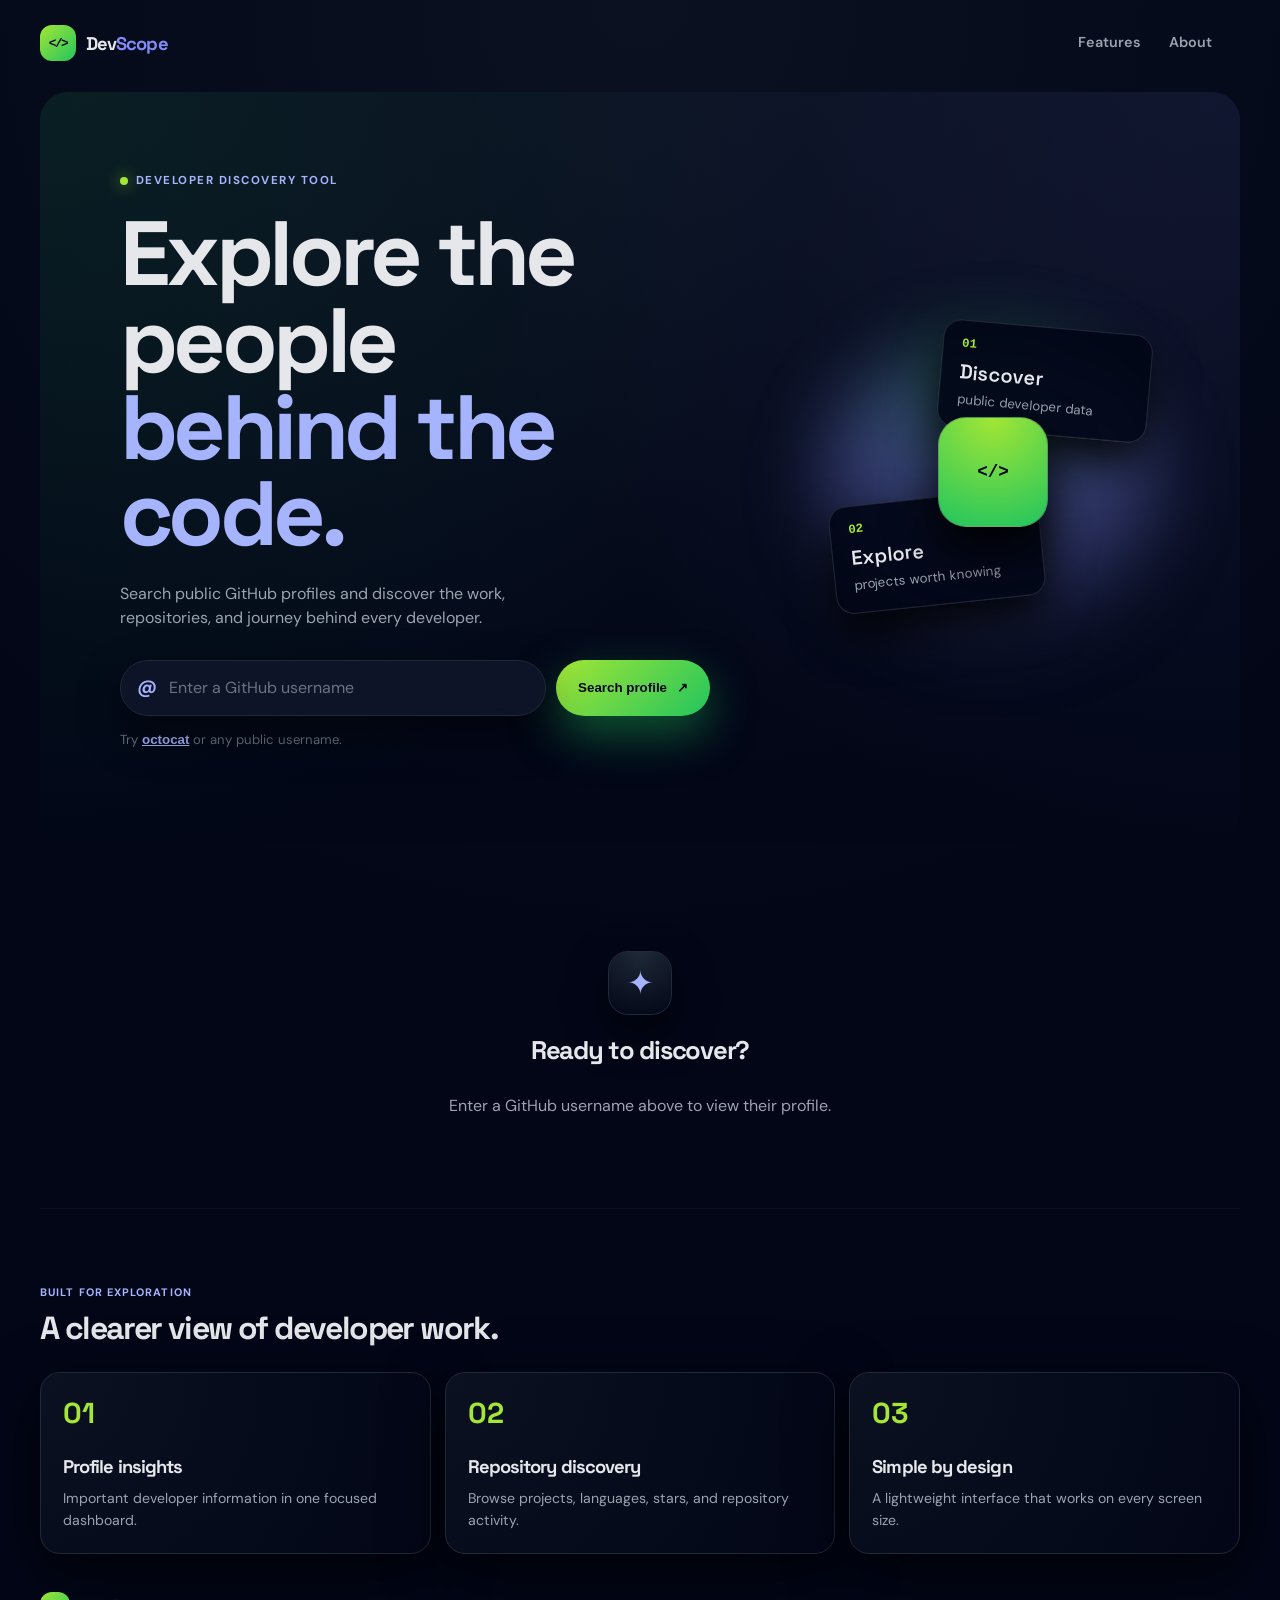
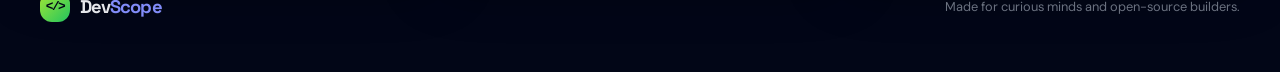
<file: index.html>
<!doctype html>
<html lang="en">

<head>
    <meta charset="utf-8">
    <meta name="viewport" content="width=device-width,initial-scale=1">
    <meta name="theme-color" content="#020617">
    <meta name="description" content="Explore public GitHub developer profiles and repositories.">
    <title>DevScope — Explore developers</title>
    <link rel="preconnect" href="https://fonts.googleapis.com">
    <link rel="preconnect" href="https://fonts.gstatic.com" crossorigin>
    <link
        href="https://fonts.googleapis.com/css2?family=DM+Sans:wght@400;500;600;700&family=Space+Grotesk:wght@500;600;700&display=swap"
        rel="stylesheet">
    <link rel="stylesheet" href="style.css">
</head>

<body>
    <div class="shell">
        <header class="header"><a class="brand" href="./" aria-label="DevScope home"><span
                    class="logo">&lt;/&gt;</span><span>Dev<span>Scope</span></span></a>
            <nav aria-label="Primary navigation"><a href="#features">Features</a><a href="#about">About</a></nav>
        </header>
        <main>
            <section class="hero" aria-labelledby="heroTitle">
                <div class="copy">
                    <p class="eyebrow"><i></i>Developer discovery tool</p>
                    <h1 id="heroTitle">Explore the people <em>behind the code.</em></h1>
                    <p class="lead">Search public GitHub profiles and discover the work, repositories, and journey
                        behind every developer.</p>
                    <form id="searchForm" class="search-form" novalidate><label class="sr-only"
                            for="usernameInput">GitHub username</label>
                        <div class="input-wrap"><b>@</b><input id="usernameInput" maxlength="39" autocomplete="off"
                                spellcheck="false" placeholder="Enter a GitHub username"><button id="clearButton"
                                class="clear hidden" type="button" aria-label="Clear username">×</button></div><button
                            id="searchButton" class="primary" type="submit"><span>Search profile</span><b>↗</b></button>
                    </form>
                    <p class="hint">Try <button class="example" type="button" data-username="octocat">octocat</button>
                        or any public username.</p>
                </div>
                <div class="hero-art" aria-hidden="true">
                    <div class="glow"></div>
                    <div class="art-card top"><span>01</span><b>Discover</b><small>public developer data</small></div>
                    <div class="art-card bottom"><span>02</span><b>Explore</b><small>projects worth knowing</small>
                    </div>
                    <div class="art-center">&lt;/&gt;</div>
                </div>
            </section>
            <section class="results" aria-live="polite">
                <div class="state" id="welcome">
                    <div class="state-icon">✦</div>
                    <h2>Ready to discover?</h2>
                    <p>Enter a GitHub username above to view their profile.</p>
                </div>
                <div class="state hidden" id="loading">
                    <div class="loader" role="status" aria-label="Loading"></div>
                    <h2>Searching profile...</h2>
                    <p>Collecting the latest public GitHub data.</p>
                </div>
                <div class="state hidden" id="error">
                    <div class="state-icon danger">!</div>
                    <h2 id="errorTitle"></h2>
                    <p id="errorMessage"></p><button class="retry" id="retry" type="button">Try again</button>
                </div>
                <div class="dashboard hidden" id="dashboard">
                    <article class="profile-card">
                        <div class="identity"><img id="avatar" alt="" width="88" height="88">
                            <div><small>GITHUB DEVELOPER</small>
                                <h2 id="name"></h2><a id="username" target="_blank" rel="noopener noreferrer"></a>
                            </div>
                        </div><a class="github-link" id="profileLink" target="_blank" rel="noopener noreferrer">View
                            GitHub ↗</a>
                        <p class="bio" id="bio"></p>
                        <div class="details"><span id="location"></span><span id="company"></span><span
                                id="joined"></span></div>
                    </article>
                    <div class="stats">
                        <article><b>◈</b><small>Repositories</small><strong id="repos">0</strong></article>
                        <article><b>◉</b><small>Followers</small><strong id="followers">0</strong></article>
                        <article><b>◎</b><small>Following</small><strong id="following">0</strong></article>
                        <article><b>◇</b><small>Public gists</small><strong id="gists">0</strong></article>
                    </div>
                    <div class="repo-heading">
                        <div><small>LATEST WORK</small>
                            <h2>Public repositories</h2>
                        </div><span id="repoTotal"></span>
                    </div>
                    <div class="repo-grid" id="repoGrid"></div>
                </div>
            </section>
            <section class="features" id="features">
                <div><small>BUILT FOR EXPLORATION </small>
                    <h2>A clearer view of developer work.</h2>
                </div>
                <div class="feature-grid">
                    <article><b>01</b>
                        <h3>Profile insights</h3>
                        <p>Important developer information in one focused dashboard.</p>
                    </article>
                    <article><b>02</b>
                        <h3>Repository discovery</h3>
                        <p>Browse projects, languages, stars, and repository activity.</p>
                    </article>
                    <article><b>03</b>
                        <h3>Simple by design</h3>
                        <p>A lightweight interface that works on every screen size.</p>
                    </article>
                </div>
            </section>
        </main>
        <footer id="about"><a class="brand" href="./"><span
                    class="logo small">&lt;/&gt;</span><span>Dev<span>Scope</span></span></a>
            <p>Made for curious minds and open-source builders.</p>
        </footer>
    </div>
    <script src="script.js"></script>
</body>

</html>
</file>
<file: style.css>
* {
    box-sizing: border-box
}

html {
    scroll-behavior: smooth
}

:root {
    --bg: #020617;
    --surface: #0b1120;
    --surface2: #111827;
    --text: #e5e7eb;
    --muted: #9ca3af;
    --border: #1f2937;
    --lime: #a3e635;
    --purple: #a5b4fc;
    --danger: #f97373;
    --shadow: 0 18px 60px #000b
}

body {
    margin: 0;
    background: radial-gradient(circle at top, #0b1120, #020617 55%);
    color: var(--text);
    font: 400 16px/1.5 "DM Sans", sans-serif;
}

.shell {
    max-width: 1440px;
    margin: auto;
    padding: 0 20px 40px;
}

.header {
    min-height: 76px;
    display: flex;
    align-items: center;
    justify-content: space-between;
    padding-top: 10px;
}

.brand {
    display: flex;
    align-items: center;
    gap: 10px;
    color: var(--text);
    font: 700 1.15rem "Space Grotesk";
    letter-spacing: -.05em;
    text-decoration: none
}

.brand>span:last-child>span {
    color: #818cf8
}

.logo {
    display: grid;
    place-items: center;
    width: 36px;
    height: 36px;
    border-radius: 12px;
    background: linear-gradient(135deg, #a3e635, #22c55e);
    color: #020617;
    font: 700 .8rem monospace;
    letter-spacing: -.12em
}

.logo.small {
    width: 30px;
    height: 30px;
}

.header nav {
    display: none;
    gap: 28px
}

.header nav a {
    color: var(--muted);
    font-size: .9rem;
    font-weight: 600;
    text-decoration: none;
}

.hero {
    position: relative;
    isolation: isolate;
    display: grid;
    min-height: 560px;
    align-items: center;
    overflow: hidden;
    margin-top: 16px;
    padding: 56px 24px;
    border-radius: 28px;
    background: radial-gradient(circle at 0 0, #22c55e1f, transparent 55%), radial-gradient(circle at 100% 0, #818cf81a, transparent 55%), #020617
}

.hero:before {
    content: "";
    position: absolute;
    inset: -40%;
    background: radial-gradient(circle at top, #1e293b80, transparent 60%);
    opacity: .8;
}

.copy {
    position: relative;
    z-index: 2;
    max-width: 650px;
}

.eyebrow,
.features>div>small,
.repo-heading small {
    color: var(--purple);
    font-size: .72rem;
    font-weight: 700;
    letter-spacing: .13em;
    text-transform: uppercase
}

.eyebrow {
    display: flex;
    align-items: center;
    gap: 8px;
    margin: 0 0 22px;
}

.eyebrow i {
    width: 8px;
    height: 8px;
    border-radius: 50%;
    background: var(--lime);
    box-shadow: 0 0 16px #a3e635cc
}

h1,
h2,
h3 {
    font-family: "Space Grotesk", sans-serif;
    letter-spacing: -.05em;
}

h1 {
    max-width: 760px;
    margin: 0;
    font-size: clamp(2.7rem, 11vw, 5.7rem);
    line-height: .95;
}

h1 em {
    display: block;
    color: var(--purple);
    font-style: normal;
}

.lead {
    max-width: 470px;
    margin: 24px 0 30px;
    color: var(--muted);
}

.search-form {
    display: flex;
    flex-direction: column;
    gap: 10px;
    max-width: 590px
}

.input-wrap {
    display: flex;
    align-items: center;
    min-height: 56px;
    padding: 0 16px;
    border: 1px solid var(--border);
    border-radius: 999px;
    background: #0f172add;
    box-shadow: 0 18px 45px #0007;
    backdrop-filter: blur(18px)
}

.input-wrap:focus-within {
    border-color: var(--purple);
    box-shadow: 0 0 0 1px #a5b4fc88, 0 20px 45px #000a
}

.input-wrap b {
    margin-right: 10px;
    color: var(--purple);
    font-size: 1.2rem
}

.input-wrap input {
    width: 100%;
    min-width: 0;
    border: 0;
    outline: 0;
    background: transparent;
    color: var(--text);
    font: inherit
}

.input-wrap input::placeholder {
    color: #6b7280
}

.clear {
    padding: 0 2px;
    border: 0;
    background: transparent;
    color: #6b7280;
    font-size: 1.35rem;
    cursor: pointer
}

.primary,
.retry,
.github-link {
    border: 0;
    border-radius: 999px;
    font-weight: 700;
    cursor: pointer
}

.primary {
    min-height: 56px;
    display: flex;
    align-items: center;
    justify-content: center;
    gap: 10px;
    background: linear-gradient(135deg, #a3e635, #22c55e);
    color: #020617;
    box-shadow: 0 18px 45px #16a34a80;
    transition: transform .18s, filter .18s
}

.primary:hover {
    transform: translateY(-2px);
    filter: brightness(1.04)
}

.primary:disabled {
    opacity: .6;
    cursor: wait;
    transform: none
}

.hint {
    margin-top: 14px;
    color: #6b7280;
    font-size: .82rem
}

.example {
    padding: 0;
    border: 0;
    background: none;
    color: var(--purple);
    font-weight: 700;
    text-decoration: underline;
    cursor: pointer
}

.hero-art {
    display: none
}

.results {
    min-height: 300px;
    padding: 70px 0 35px
}

.state {
    display: flex;
    min-height: 260px;
    flex-direction: column;
    align-items: center;
    justify-content: center;
    text-align: center
}

.state h2 {
    margin: 16px 0 8px;
    font-size: 1.6rem
}

.state p {
    max-width: 420px;
    color: var(--muted)
}

.state-icon {
    display: grid;
    place-items: center;
    width: 64px;
    height: 64px;
    border: 1px solid var(--border);
    border-radius: 20px;
    background: radial-gradient(circle at top, #1f2937, #020617);
    color: var(--purple);
    font-size: 2rem;
    box-shadow: 0 18px 40px #0009
}

.danger {
    color: var(--danger)
}

.loader {
    width: 42px;
    height: 42px;
    border: 3px solid var(--border);
    border-top-color: var(--purple);
    border-radius: 50%;
    animation: spin .8s linear infinite
}

@keyframes spin {
    to {
        transform: rotate(360deg)
    }
}

.hidden {
    display: none !important
}

.dashboard {
    animation: fade .35s ease
}

@keyframes fade {
    from {
        opacity: 0;
        transform: translateY(14px)
    }

    to {
        opacity: 1;
        transform: none
    }
}

.profile-card,
.stats article,
.repo-card,
.feature-grid article {
    border: 1px solid var(--border);
    border-radius: 20px;
    background: radial-gradient(circle at 0 0, #0b1120, #020617);
    box-shadow: var(--shadow)
}

.profile-card {
    padding: 22px;
    align-items: center;
}

.identity {
    display: flex;
    align-items: center;
    gap: 16px
}

.identity img {
    width: 78px;
    height: 78px;
    border: 1px solid var(--border);
    border-radius: 18px;
    object-fit: cover;
    background: #020617
}

.identity small,
.features>div>small,
.repo-heading small {
    color: var(--purple);
    font-size: .68rem;
    font-weight: 700;
    letter-spacing: .1em
}

.identity h2 {
    margin: 5px 0 2px;
    font-size: 1.55rem;
    line-height: 1.1
}

.identity a {
    color: var(--muted);
    font-size: .9rem;
    text-decoration: none
}

.github-link {
    display: inline-flex;
    margin-top: 20px;
    padding: 10px 16px;
    background: #020617;
    color: var(--text);
    font-size: .84rem;
    border: 1px solid var(--border);
    text-decoration: none
}

.github-link:hover {
    border-color: var(--lime);
    color: var(--lime)
}

.bio {
    margin: 22px 0 16px;
    color: var(--muted)
}

.details {
    display: flex;
    flex-wrap: wrap;
    gap: 10px 18px;
    padding-top: 16px;
    border-top: 1px dashed var(--border);
    color: #6b7280;
    font-size: .8rem
}

.details span:empty {
    display: none
}

.stats {
    display: grid;
    grid-template-columns: repeat(2, 1fr);
    gap: 12px;
    margin: 16px 0 60px
}

.stats article {
    padding: 17px
}

.stats b {
    display: block;
    margin-bottom: 18px;
    color: var(--purple);
    font-size: 1.2rem
}

.stats small {
    display: block;
    color: var(--muted);
    font-size: .75rem
}

.stats strong {
    display: block;
    font: 700 1.65rem "Space Grotesk"
}

.repo-heading {
    display: flex;
    align-items: flex-end;
    justify-content: space-between;
    margin-bottom: 18px
}

.repo-heading h2 {
    margin: 5px 0 0;
    font-size: 1.7rem
}

.repo-heading>span {
    color: #6b7280;
    font-size: .8rem
}

.repo-grid {
    display: grid;
    gap: 14px
}

.repo-card {
    display: flex;
    min-height: 190px;
    flex-direction: column;
    padding: 20px
}

.repo-card h3 {
    margin: 0 0 8px;
    color: var(--purple);
    font-size: 1rem
}

.repo-card h3 a {
    color: inherit;
    text-decoration: none
}

.repo-card h3 a:hover {
    text-decoration: underline
}

.repo-card p {
    flex: 1;
    margin: 0;
    color: var(--muted);
    font-size: .84rem
}

.repo-meta {
    display: flex;
    flex-wrap: wrap;
    gap: 12px;
    margin-top: 18px;
    padding-top: 14px;
    border-top: 1px dashed var(--border);
    color: #6b7280;
    font-size: .75rem
}

.features {
    padding: 70px 0 10px;
    border-top: 1px solid #0b1120
}

.features h2 {
    max-width: 500px;
    margin: 8px 0 26px;
    font-size: 2rem;
    line-height: 1.1
}

.feature-grid {
    display: grid;
    grid-template-columns: 1fr;
    gap: 14px
}

.feature-grid article {
    padding: 22px;
    height: 100%
}

.feature-grid article>b {
    color: var(--lime);
    font: 700 1.8rem "Space Grotesk"
}

.feature-grid h3 {
    margin: 22px 0 8px;
    font-size: 1.15rem
}

.feature-grid p {
    margin: 0;
    color: var(--muted);
    font-size: .88rem
}

footer {
    display: flex;
    flex-direction: column;
    align-items: center;
    gap: 14px;
    padding: 28px 0 0;
    text-align: center;
    color: #6b7280;
    font-size: .8rem
}

footer p {
    margin: 0
}

.sr-only {
    position: absolute;
    width: 1px;
    height: 1px;
    margin: -1px;
    overflow: hidden;
    clip: rect(0, 0, 0, 0)
}

@media(min-width:700px) {
    .shell {
        padding: 0 40px 50px
    }

    .header nav {
        display: flex;
        margin-left: auto;
        margin-right: 28px
    }

    .hero {
        padding: 80px 60px
    }

    .search-form {
        flex-direction: row
    }

    .input-wrap {
        flex: 1
    }

    .primary {
        padding: 0 22px
    }

    .profile-card {
        display: grid;
        grid-template-columns: 1fr auto;
        padding: 28px
    }

    .bio,
    .details {
        grid-column: 1/-1
    }

    .github-link {
        margin-top: 0;
        justify-self: end
    }

    .stats {
        grid-template-columns: repeat(4, 1fr)
    }

    .repo-grid {
        grid-template-columns: repeat(2, 1fr)
    }

    .feature-grid {
        grid-template-columns: repeat(3, 1fr)
    }

    footer {
        flex-direction: row;
        justify-content: space-between;
        text-align: left
    }
}

@media(min-width:980px) {
    .hero {
        grid-template-columns: minmax(0, 1fr) 340px;
        padding: 80px
    }

    .hero-art {
        display: block;
        position: relative;
        height: 340px
    }

    .glow {
        position: absolute;
        inset: 40px 0 0;
        border-radius: 50%;
        background: radial-gradient(circle at top, #22c55e55, #818cf866, #020617);
        filter: blur(35px)
    }

    .art-card {
        position: absolute;
        z-index: 2;
        width: 210px;
        padding: 16px 18px;
        border: 1px solid #4b556366;
        border-radius: 18px;
        background: #020617e8;
        box-shadow: 0 22px 45px #000d;
        color: var(--text)
    }

    .art-card span {
        display: block;
        color: var(--lime);
        font: 700 .78rem monospace
    }

    .art-card b {
        display: block;
        margin: 8px 0 2px;
        font: 600 1.25rem "Space Grotesk"
    }

    .art-card small {
        color: var(--muted)
    }

    .art-card.top {
        top: 30px;
        right: 10px;
        transform: rotate(5deg)
    }

    .art-card.bottom {
        bottom: 32px;
        left: 12px;
        transform: rotate(-6deg)
    }

    .art-center {
        position: absolute;
        z-index: 3;
        top: 120px;
        left: 118px;
        display: grid;
        place-items: center;
        width: 110px;
        height: 110px;
        border: 1px solid #4b556366;
        border-radius: 28px;
        background: radial-gradient(circle at top, #a3e635, #22c55e);
        color: #020617;
        font: 700 1.1rem monospace;
        box-shadow: 0 24px 50px #000e
    }

    .repo-grid {
        grid-template-columns: repeat(3, 1fr)
    }
}

@media(prefers-reduced-motion:reduce) {

    *,
    *:before,
    *:after {
        scroll-behavior: auto !important;
        animation: none !important;
        transition: none !important
    }
}
</file>
